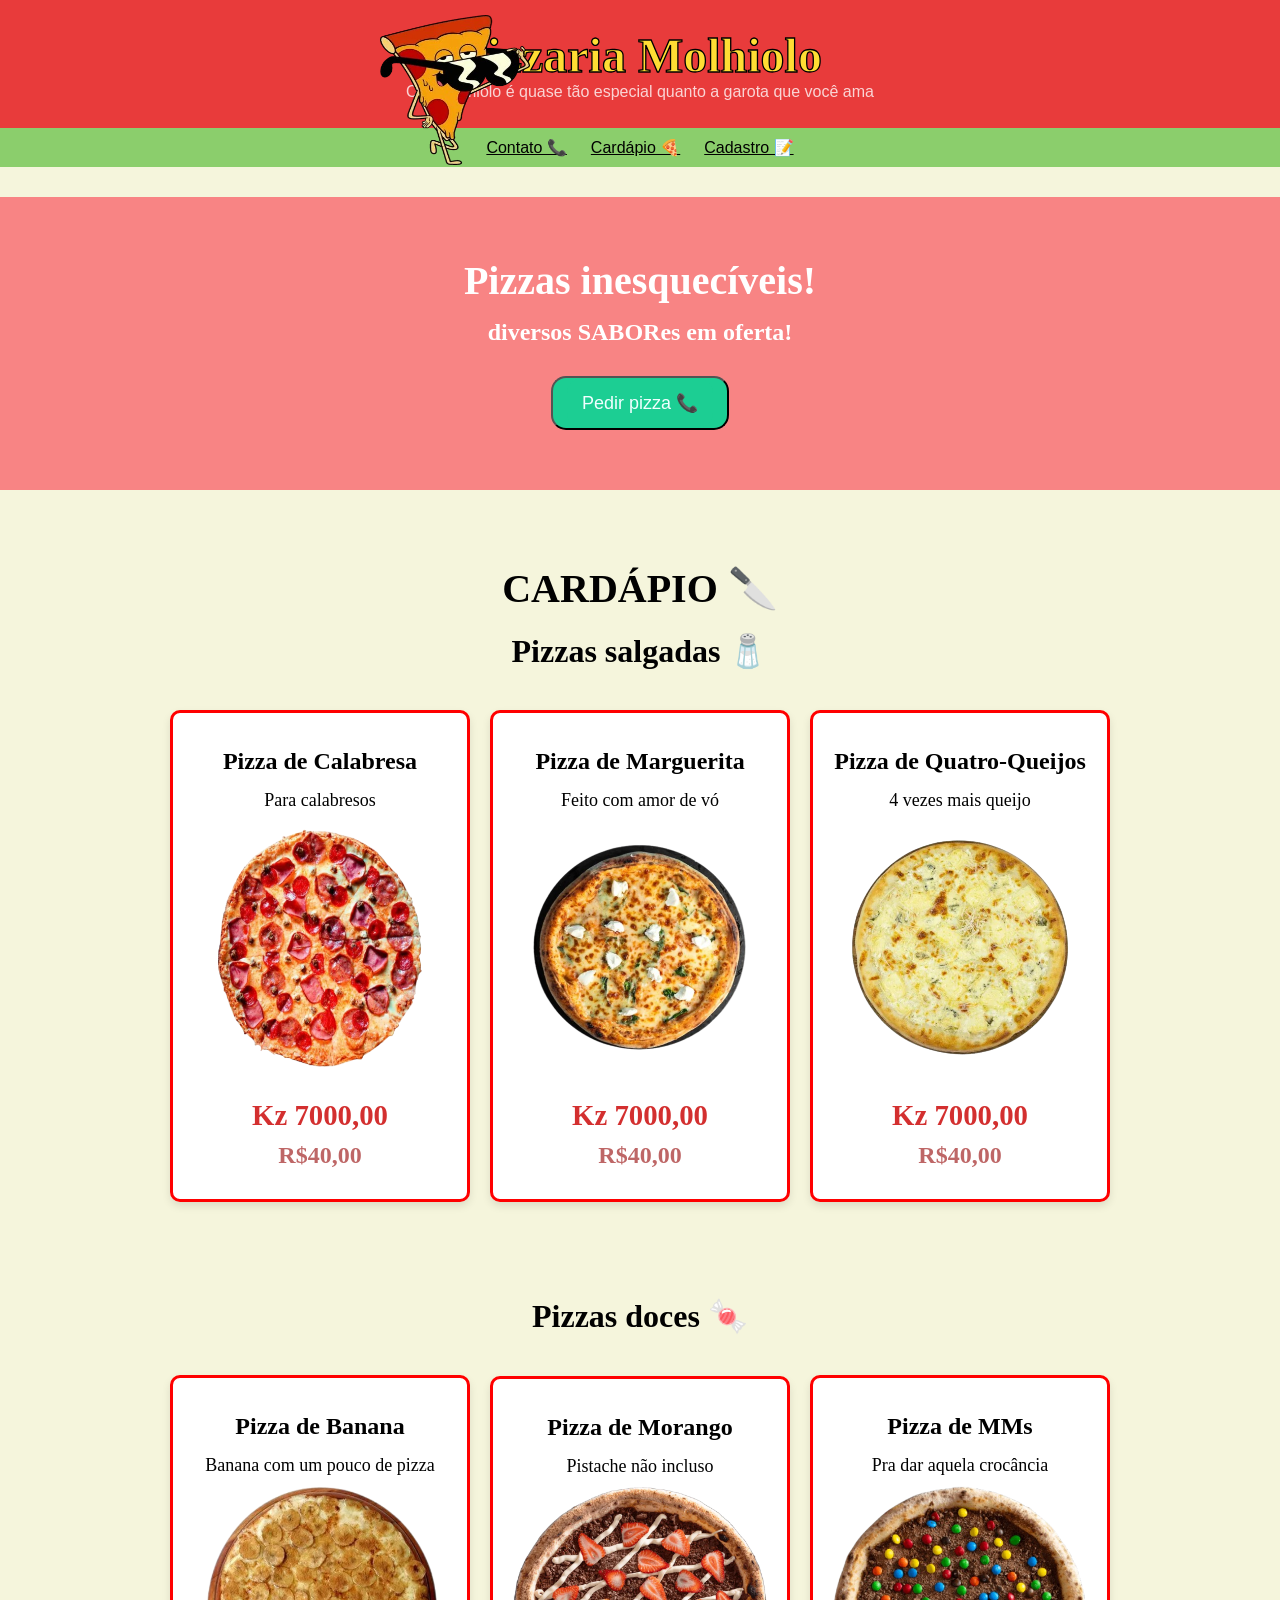
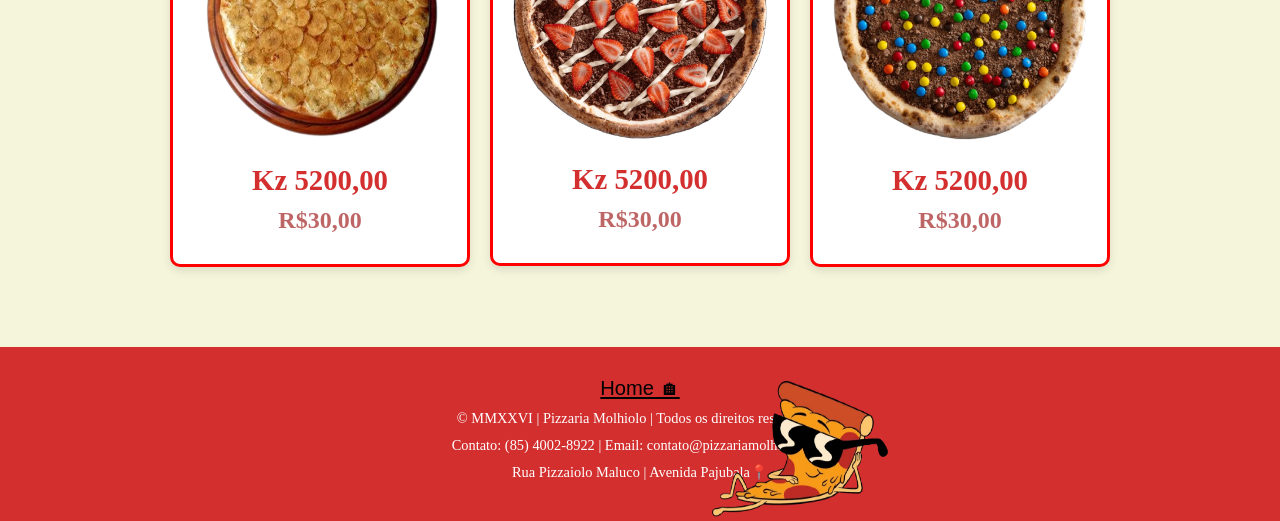
<file: Pizzaria-Molhiolo-main/index.html>
<!DOCTYPE html>
<html lang="PT-br">
<head>
    <meta charset="UTF-8">
    <meta name="viewport" content="width=device-width, initial-scale=1.0">
    <title>Pizzaria Molhiolo</title>
    <link rel="stylesheet" href="CSS/style.css">
</head>
<body>
    <!-- banner -->
     <header id="cabecalho">
        <h2 id="titulo">Pizzaria Molhiolo</h2>
        <img class="steve" src="IMG/steve2.png">

        <p id="subtitulo">Onde o miolo é quase tão especial quanto a garota que você ama</p>
     </header>
    <!-- menu -->
     <nav id="navegacao">
        <span class="menu-item"><a href="http://127.0.0.1:5500/contato.html">Contato 📞</a></span>
        <span class="menu-item"><a href="#anchor">Cardápio 🍕</a></span>
        <span class="menu-item"><a href="http://127.0.0.1:5500/cadastro.html">Cadastro 📝</a></span>
     </nav>
     <main>
    <!-- destaque -->
     <section id="destaque">
      <h2>Pizzas inesquecíveis!</h2>
      <h3>diversos SABORes em oferta!</h3>
      <button class="btn"><a href="http://127.0.0.1:5500/cadastro.html"> Pedir pizza 📞</a></button>
     </section>


    <!-- promocao -->
     <section class="promocao">
      <h1 class="cardapio">CARDÁPIO 🔪</h1>
      <h2 id="anchor">Pizzas salgadas 🧂</h2>
      <div class="produto">
         <p class="nome">Pizza de Calabresa</p>
         <p class="piadinha">Para calabresos</p>
            <a href="http://127.0.0.1:5500/cadastro.html"><img class="calabresa"src="IMG/pizza salgada/calabreso-removebg-preview.png" alt="pizza_calabresa"></a>
         <p class="preco">Kz 7000,00</p>
          <p class="preco2">R$40,00</p>
      </div>
      <div class="produto">
         <p class="nome">Pizza de Marguerita</p>
         <p class="piadinha">Feito com amor de vó</p>
            <a href="http://127.0.0.1:5500/cadastro.html"><img class="marguerita"src="IMG/pizza salgada/marguerita-removebg-preview.png" alt="pizza_marguerita"></a>
         <p class="preco">Kz 7000,00</p>
         <p class="preco2">R$40,00</p>
      </div>
      <div class="produto">
         <p class="nome">Pizza de Quatro-Queijos</p>
         <p class="piadinha">4 vezes mais queijo</p>
             <a href="http://127.0.0.1:5500/cadastro.html"><img class="queijo"src="IMG/pizza salgada/queijos-removebg-preview.png" alt="pizza-quatroqueijos"></a>
         <p class="preco">Kz 7000,00</p>
         <p class="preco2">R$40,00</p>
      </div>
     </section>


    <!-- salgados -->
     <section class="doce">
      <h2>Pizzas doces 🍬</h2>
      <div class="produto">
         <p class="nome">Pizza de Banana</p>
         <p class="piadinha">Banana com um pouco de pizza</p>
             <a href="http://127.0.0.1:5500/cadastro.html"><img src="IMG//pizza doce/banana-removebg-preview.png" alt="pizza_banana"></a>
         <p class="preco">Kz 5200,00</p>
         <p class="preco2">R$30,00</p>
      </div>
      <div class="produto">
         <p class="nome">Pizza de Morango</p>
         <p class="piadinha">Pistache não incluso</p>
             <a href="http://127.0.0.1:5500/cadastro.html"><img src="IMG/pizza doce/morango.webp"alt="pizza_morango"></a>
         <p class="preco">Kz 5200,00</p>
         <p class="preco2">R$30,00</p>
      </div>
      <div class="produto">
         <p class="nome">Pizza de MMs</p>
         <p class="piadinha">Pra dar aquela crocância</p>
             <a href="http://127.0.0.1:5500/cadastro.html"><img src="IMG/pizza doce/mm-removebg-preview.png" alt="pizza_mm"></a>
         <p class="preco">Kz 5200,00</p>
         <p class="preco2">R$30,00</p>
      </div>
    
     </section>
     </main>
    <!-- footer -->
     <footer id="rodape">
      <img class="steve4" src="IMG/steve1.png">
      <span class="menu2-item"><a href="http://127.0.0.1:5500/index.html">Home 🏠︎</a></span>
      <p>&copy; MMXXVI | Pizzaria Molhiolo | Todos os direitos reservados.</p>
      <p>Contato: (85) 4002-8922 | Email: contato@pizzariamolhiolo.com</p>
      <p>Rua Pizzaiolo Maluco | Avenida Pajubala📍</p>
     </footer>
</body>
</html>
<!--Bom dia, boa tarde ou boa noite para quem ver esse comentário, 
abaixo estão as heurísticas de Nielsen que coloquei no site 
e suas localizações:

2. Correspondência com o mundo real:
botões com nome: "cardápio" (ao invés de "menu"); 
                 "contato" (ao invés de "feedback");
                 "cadastro" (ao invés de "sign-in");
além dos emojis de casa, pizza, telefone, etc.

3. Controle e liberdade do usuário:
botões que limpam textos de formulários como os de "contato" e "cadastro";
aba de navegação rápida em cada página que permite fácil regresso;
botão no final da página que leva o usuário ao topo dela mesma.

4. Consistência e padrões:
botões da aba de "navegação" com texto e formas padronizados entre si;
botões dos formulários padronizados entre si 
(ex: botão de limpar texto branco e de cadastrar/enviar avaliação azuis);
pizzas com mesma estrutura no cardápio.

6. Reconhecimento em vez de memorização:
textos de exemplo que ajudam nas abas de "cadastro" e "contato";
emojis nas partes de: "cardápio" (pizza, salgados e doces);
                      "aba de navegação" (casa, telefone, formulário);    

8. Estética e design minimalista:
tentei deixar o site o menos poluído visualmente na medida do possível, 
como nas abas de "cadastro" e "contato", 
sendo a maior poluição as imagens do Steve Pizza.

9. Ajuda o usuário a reconhecer, diagnosticar e recuperar erros:
na aba de "contato": é avisado ao usuário se seu email não segue a forma correta (sem @), 
e não é possível continuar o formulário caso o erro não seja corrigido;
na aba de "cadastro": não é permitido letras na parte de "cpf" (parte opcional),
além da mesma coisa do email nela também.

10. Ajuda e documentação:
seria a aba de "contato" com fácil localização e exemplos nas partes de preencher.


fim.
assinado: Reinaldofduty (o próprio)
turma: 2 ano A
-->
</file>
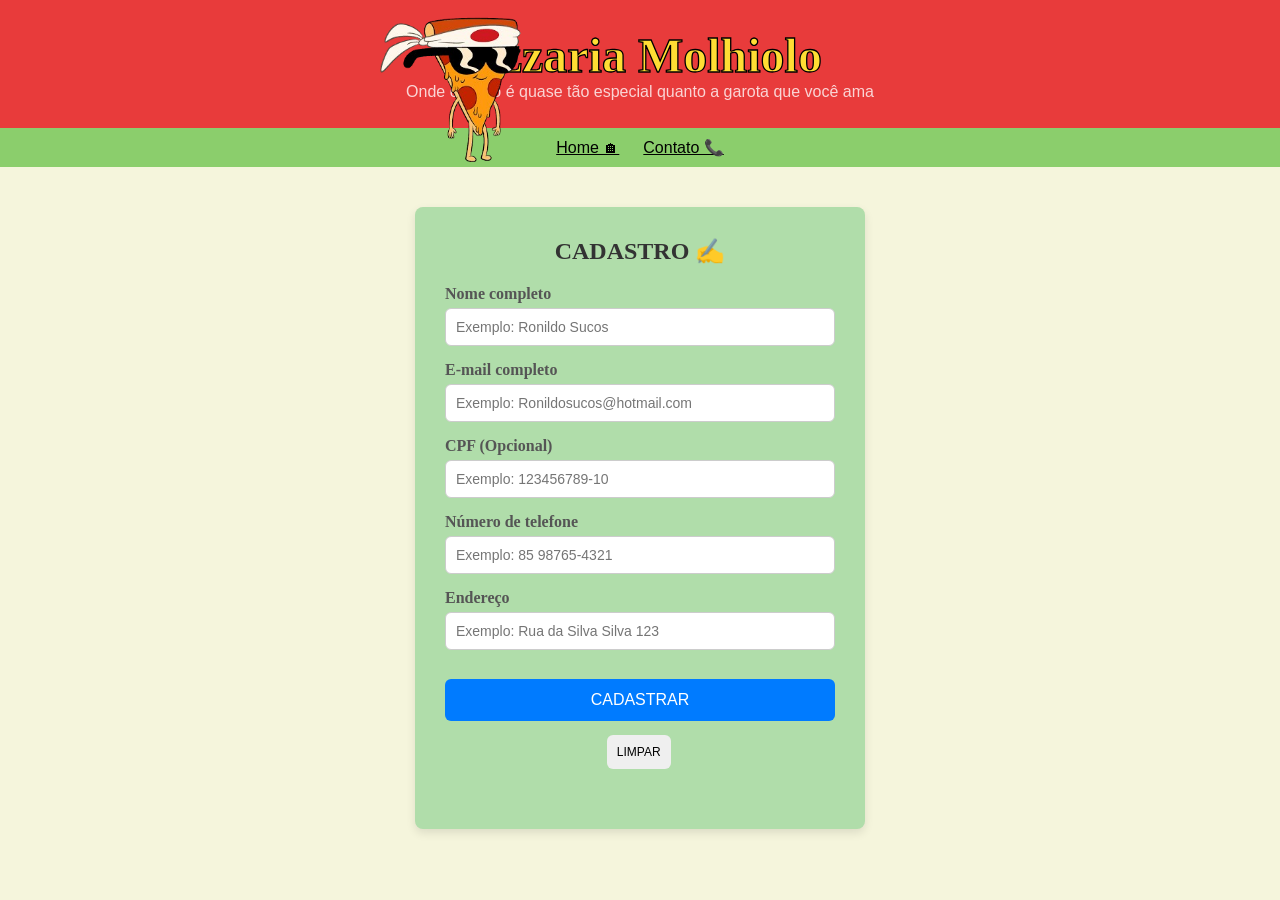
<file: Pizzaria-Molhiolo-main/cadastro.html>
<!DOCTYPE html>
<html lang="pt-BR">
<head>
    <meta charset="UTF-8">
    <meta name="viewport" content="width=device-width, initial-scale=1.0">
    <title>cadastro_pizzariamolhiolo</title>
    <link rel="stylesheet" href="CSS/style2.css">
   <link rel="stylesheet" href="CSS/style.css">
   <link rel="stylesheet" href="CSS/style3.css">
</head>
<body>
    <header id="cabecalho2">
        <h2 id="titulo2">Pizzaria Molhiolo</h2>
        <img class="steve02" src="IMG/download__1_-removebg-preview.png">
        <p id="subtitulo2">Onde o miolo é quase tão especial quanto a garota que você ama</p>
     </header>
    <!-- menu -->
     <nav id="navegacao2">
        <span class="menu3-item"><a href="http://127.0.0.1:5500/index.html">Home 🏠︎</a></span>
        <span class="menu3-item"><a href="http://127.0.0.1:5500/contato.html">Contato 📞</a></span>
     </nav>
     <main>
  <div class="form-container">
    <h2>CADASTRO ✍️</h2>
    <form action="#" method="post">
      <div class="form-group">
        <label for="nome">Nome completo</label>
        <input type="text" placeholder="Exemplo: Ronildo Sucos"  id="nome" name="nome" required maxlength="100">
      </div>
      <div class="form-group">
        <label for="email">E-mail completo</label>
        <input type="email" placeholder="Exemplo: Ronildosucos@hotmail.com" id="email" name="email" required>
      </div>
      <div class="form-group">
        <label for="assunto">CPF (Opcional)</label>
        <input type="number" placeholder="Exemplo: 123456789-10" id="assunto" name="assunto" optional maxlength="11">
      </div>
      <div class="form-group">
        <label for="assunto">Número de telefone</label>
        <input type="text" placeholder="Exemplo: 85 98765-4321" id="assunto" name="assunto" required maxlength="50">
      </div>
      <div class="form-group">
        <label for="assunto">Endereço</label>
        <input type="text" placeholder="Exemplo: Rua da Silva Silva 123" id="assunto" name="assunto" required>
      </div>
      <div class="form-group">
      <div style="margin-bottom: 30px">
      <button type="submit" class="btn-submit">CADASTRAR</button>
      <button type="reset" class="btn-reset">LIMPAR</button>
      </div>
    </form>
  </div>
</body>
</html>
</file>
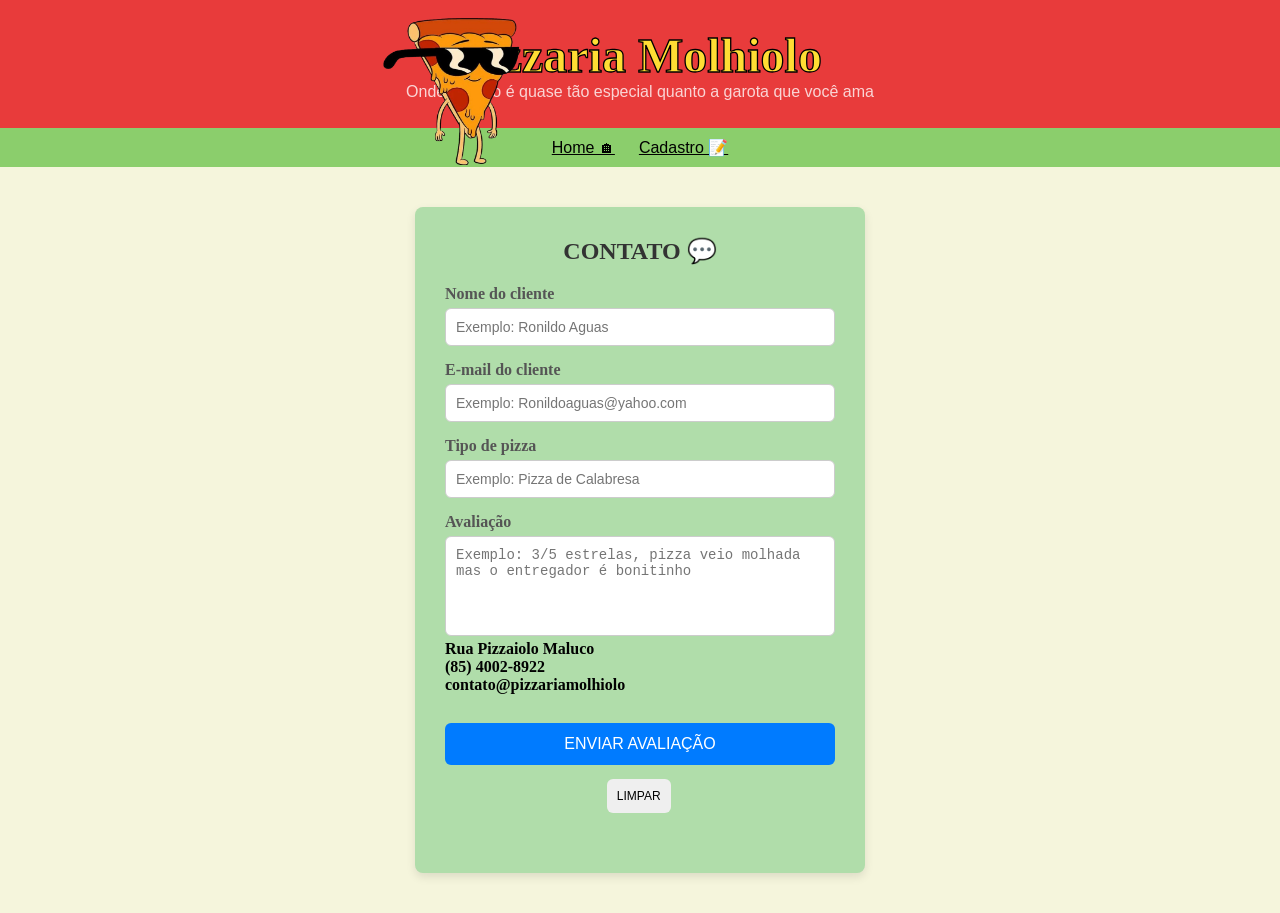
<file: Pizzaria-Molhiolo-main/contato.html>
<!DOCTYPE html>
<html lang="pt-BR">
<head>
  <meta charset="UTF-8">
  <meta name="viewport" content="width=device-width, initial-scale=1.0">
  <title>contato@pizzariamolhiolo.com</title>
  <link rel="stylesheet" href="CSS/style2.css">
  <link rel="stylesheet" href="CSS/style.css">
</head>
<body>
     <header id="cabecalho2">
        <h2 id="titulo2">Pizzaria Molhiolo</h2>
        <img class="steve02" src="IMG/steve3.png">
        <p id="subtitulo2">Onde o miolo é quase tão especial quanto a garota que você ama</p>
     </header>
    <!-- menu -->
     <nav id="navegacao2">
        <span class="menu3-item"><a href="http://127.0.0.1:5500/index.html">Home 🏠︎</a></span>
        <span class="menu3-item"><a href="http://127.0.0.1:5500/cadastro.html">Cadastro 📝</a></span>
     </nav>
     <main>
  <div class="form-container">
    <h2>CONTATO 💬</h2>
    <form action="#" method="post">
      <div class="form-group">
        <label for="nome">Nome do cliente</label>
        <input type="text" placeholder="Exemplo: Ronildo Aguas"  id="nome" name="nome" required>
      </div>
      <div class="form-group">
        <label for="email">E-mail do cliente</label>
        <input type="email" placeholder="Exemplo: Ronildoaguas@yahoo.com" id="email" name="email" required>
      </div>
      <div class="form-group">
        <label for="assunto">Tipo de pizza</label>
        <input type="text" placeholder="Exemplo: Pizza de Calabresa" id="assunto" name="assunto" required>
      </div>
      <div class="form-group">
        <label for="mensagem">Avaliação</label>
        <textarea placeholder="Exemplo: 3/5 estrelas, pizza veio molhada mas o entregador é bonitinho" id="mensagem" name="mensagem" required></textarea>
        <h4>Rua Pizzaiolo Maluco</h4>
        <h4>(85) 4002-8922</h4>
        <h4>contato@pizzariamolhiolo</h4>
      </div>
      <div style="margin-bottom: 30px">
      <button type="submit" class="btn-submit">ENVIAR AVALIAÇÃO</button>
      <button type="reset" class="btn-reset">LIMPAR</button>
      </div>
    </form>
  </div>
</body>
</html>
</file>
<file: Pizzaria-Molhiolo-main/CSS/style.css>
/*seletor universal*/
*{
    margin: 0%;
    padding: 0%;
    box-sizing: border-box;
}

/*seletor de tag*/

body{
    background-color:beige ;
    font-family: 'Times New Roman', Times, serif;
    color: #000000fe;
    text-align: center;
}

#cabecalho{
    text-align: center;
    background-color: #e83b3b;
    color: white;
    padding: 27.5px;
}

#titulo{
    color: rgb(255, 221, 52);
    -webkit-text-stroke: 1.3px rgb(0, 0, 0);
    font-family: 'Times New Roman', Times, serif;
    font-size: 3em;
}

#subtitulo{
    font-family:'Franklin Gothic Medium', 'Arial Narrow', Arial, sans-serif;
    color: rgba(255, 255, 255, 0.786);
}

#navegacao{
    text-align: center;
    width: auto;
    background-color: #8bce6cfe;
}

.menu-item{
    display: inline-block;
    margin: 10px;
}

.menu-item a{
    font-size: 1.0em;
    font-family:'Gill Sans', 'Gill Sans MT', Calibri, 'Trebuchet MS', sans-serif;
    color: #000000fe;
}
.menu-item a:hover{
    color: rgb(0, 0, 0);
    font-size: 1.5em;
    transition: 0.5s;
    cursor: pointer;
}

.menu-item a:active{
    cursor: wait;
}

#destaque{
    background-color: rgb(248, 132, 132);
    color: rgb(255, 255, 255);
    padding: 60px 20px;
    margin: 30px 0;
}

#destaque h2{
    font-size: 2.5em;
    margin-bottom: 15px;
}

#destaque h3{
    font-size: 1.5em;   
    margin-bottom: 30px;
}

.btn {
    padding: 14px;
    font-size: large;
    border-radius: 15px;
    background-color: #1cce93;
    color: azure;
    text-decoration: none;
}

.btn a{
    padding: 15px;
    font-size: large;
    border-radius: 15px;
    background-color: #1cce93;
    color: azure;
    text-decoration: none;
}

.btn a:hover{
    font-size: 1.5em;
    transition: 0.5s;
    cursor: pointer;
    font: bolder;
    text-decoration: none;
}

.btn a:active{
    cursor: wait;
    text-decoration: none;
}

.promocao{
    display: flex;
    flex-wrap: wrap;
    justify-content:center;
    gap: 20px;
    margin: 55px;
    padding: 20px;
}

.promocao h2{
    width: 100%;
    font-size: 2em;
    margin-bottom: 20px;
}

.produto{
    border: solid red 3px;
    border-radius: 10px;
    padding: 20px;
    width: 300px;
    background-color: white;
    box-shadow: 0 4px 8px rgba(0,0,0,0.1);
    transition: transform 0.3s;
    cursor: pointer;
}

.produto :active{
    cursor:wait
}

.piadinha{
    font: bold;
    font-size:large;
}

.produto:hover{
    transform: translateY(-5px);
    box-shadow: 0 8px 16px rgba(0,0,0,0.2);
}

.nome{
    font-size: 1.5em;
    font-weight: bold;
    color: black;
    margin: 15px 0;
}

.preco{
    font-size: 1.8em;
    font-weight: bold;
    color: #d32f2f;
    margin: 10px 0;
}

.preco2{
    font-size: 1.5em;
    font-weight: bold;
    color: #be6666;
    margin: 10px 0;
}


img{
    width: 100%;
    max-width: 400px;
    max-height: 400px;
    border-radius: 8px;
    margin: 10px 0;
}

.doce{
    display: flex;
    flex-wrap: wrap;
    align-items: center;
    justify-content: center;
    gap: 20px;
    margin: 55px;
    padding: 20px;
}

.doce h2{
    width: 100%;
    font-size: 2em;
    margin-bottom: 20px;
}

#rodape{
    background-color: #d32f2f;
    color: white;
    padding: 30px;
    margin-top: 60px;
    text-align: center;
    font-size: 0.9em;
}

.menu2-item{
    display: inline-block;
    margin:0px;
    border: 20px rgb(0, 0, 0);
    padding: -15px;
}

.menu2-item a{
    font-size: 1.4em;
    font-family:'Gill Sans', 'Gill Sans MT', Calibri, 'Trebuchet MS', sans-serif;
    color: #000000fe;
}
.menu2-item a:hover{
    color: rgb(0, 0, 0);
    cursor: pointer;
}

.menu2-item a:active{
    cursor: wait;
}

#rodape p{
    margin: 10px 0;
}

.steve{
    position: absolute;
    top: 5px;
    left: 380px;
    width: 150px;
    height: 150px;

}

.steve4{
    transform: scaleX(-1);
    position:absolute;
    right: 390px;
    top: 1960px;
    width: 180px;
    height: 150px;

}

.cardapio{
    font-size: 2.5em;
    padding: 30px;
    margin: -30px;
}
</file>
<file: Pizzaria-Molhiolo-main/CSS/style2.css>
body{
    display: flex;
    flex-direction: column;
    align-items: center;
    margin: 0;
}

    main{
    display: flex;
    justify-content: center;
    margin-top: 40px, 0;
}


   .form-container {
    text-align: left;
  background: #b0ddaa;
  padding: 30px;
  border-radius: 8px;
  box-shadow: 0 4px 10px rgba(0,0,0,0.1);
  width: 450px;
  margin: 40px;
    }

    .form-container h2 {
      margin-bottom: 20px;
      color: #333;
      text-align: center;
    }

    .form-group {
      margin-bottom: 15px;
    }

    .form-group label {
      display: block;
      margin-bottom: 5px;
      color: #555;
      font-weight: bold;
    }

    .form-group input,
    .form-group textarea {
      width: 100%;
      padding: 10px;
      border: 1px solid #ccc;
      border-radius: 6px;
      font-size: 14px;
    }

    .form-group textarea {
      resize: none;
      height: 100px;
    }

    .form-group input:focus,
    .form-group textarea:focus {
      border-color: #007BFF;
      outline: none;
    }

    .btn-submit {
      width: 100%;
      margin-top: 14px;
      padding: 12px;
      background: #007BFF;
      color: #fff;
      border: none;
      border-radius: 6px;
      font-size: 16px;
      cursor: pointer;
      transition:  0.3s ease;
    }

    .btn-submit:hover {
      background: #0f62bb;
    }

      .btn-reset {
        margin-left: 41.5%;
        margin-top: 14px;
        border-radius: 6px;
        display: flex;
        align-items: center;
      padding: 10px;
      color: #000000;
      border: none;
      font-size: 12px;
      cursor: pointer;
      transition:  0.3s ease;
    }

    .btn-reset:hover {
      cursor: pointer;
      background-color: #ccc;
    }

    .btn-submit:active{
      cursor: wait;
    }

    .menu3-item{
    display: inline-block;
    margin:0px;
    border: 20px rgb(0, 0, 0);
    padding: -15px;
    display: inline-block;
    margin: 10px;
    }

    .menu3-item a{
    font-size: 1.0em;
    font-family:'Gill Sans', 'Gill Sans MT', Calibri, 'Trebuchet MS', sans-serif;
    color: #000000fe;
    }
    .menu3-item a:hover{
    color: rgb(0, 0, 0);
    cursor: pointer;
    color: rgb(0, 0, 0);
    font-size: 1.5em;
    transition: 0.5s;
    }

    .menu3-item a:active{
    cursor: wait;
    }

    #cabecalho2{
    text-align: center;
    background-color: #e83b3b;
    color: white;
    padding: 27.5px;
    width: 100%;
    position: relative;
}

#titulo2{
    color: rgb(255, 221, 52);
    -webkit-text-stroke: 1.3px rgb(0, 0, 0);
    font-family: 'Times New Roman', Times, serif;
    font-size: 3em;
}


#navegacao2{
    text-align: center;
    width: 100%;
    background-color: #8bce6cfe;
}


#subtitulo2{
    font-family:'Franklin Gothic Medium', 'Arial Narrow', Arial, sans-serif;
    color: rgba(255, 255, 255, 0.786);
}

.steve02{
    position:absolute;
    top: 5px;
    left: 380px;
    width: 140px;
    height: 150px;

}
</file>
<file: Pizzaria-Molhiolo-main/CSS/style3.css>
body{
    display: flex;
    flex-direction: column;
    align-items: center;
    margin: 0;
}

    main{
    display: flex;
    justify-content: center;
    margin-top: 40px, 0;
}


   .form-container {
    text-align: left;
  background: #b0ddaa;
  padding: 30px;
  border-radius: 8px;
  box-shadow: 0 4px 10px rgba(0,0,0,0.1);
  width: 450px;
  margin: 40px;
    }

    .form-container h2 {
      margin-bottom: 20px;
      color: #333;
      text-align: center;
    }

    .form-group {
      margin-bottom: 15px;
    }

    .form-group label {
      display: block;
      margin-bottom: 5px;
      color: #555;
      font-weight: bold;
    }

    .form-group input,
    .form-group textarea {
      width: 100%;
      padding: 10px;
      border: 1px solid #ccc;
      border-radius: 6px;
      font-size: 14px;
    }

    .form-group textarea {
      resize: none;
      height: 100px;
    }

    .form-group input:focus,
    .form-group textarea:focus {
      border-color: #007BFF;
      outline: none;
    }

    .btn-submit {
      width: 100%;
      margin-top: 14px;
      padding: 12px;
      background: #007BFF;
      color: #fff;
      border: none;
      border-radius: 6px;
      font-size: 16px;
      cursor: pointer;
      transition:  0.3s ease;
    }

    .btn-submit:hover {
      background: #0f62bb;
    }

      .btn-reset {
        margin-left: 41.5%;
        margin-top: 14px;
        border-radius: 6px;
        display: flex;
        align-items: center;
      padding: 10px;
      color: #000000;
      border: none;
      font-size: 12px;
      cursor: pointer;
      transition:  0.3s ease;
    }

    .btn-reset:hover {
      cursor: pointer;
      background-color: #ccc;
    }

    .btn-submit:active{
      cursor: wait;
    }

    .menu3-item{
    display: inline-block;
    margin:0px;
    border: 20px rgb(0, 0, 0);
    padding: -15px;
    display: inline-block;
    margin: 10px;
    }

    .menu3-item a{
    font-size: 1.0em;
    font-family:'Gill Sans', 'Gill Sans MT', Calibri, 'Trebuchet MS', sans-serif;
    color: #000000fe;
    }
    .menu3-item a:hover{
    color: rgb(0, 0, 0);
    cursor: pointer;
    color: rgb(0, 0, 0);
    font-size: 1.5em;
    transition: 0.5s;
    }

    .menu3-item a:active{
    cursor: wait;
    }

    #cabecalho2{
    text-align: center;
    background-color: #e83b3b;
    color: white;
    padding: 27.5px;
    width: 100%;
    position: relative;
}

#titulo2{
    color: rgb(255, 221, 52);
    -webkit-text-stroke: 1.3px rgb(0, 0, 0);
    font-family: 'Times New Roman', Times, serif;
    font-size: 3em;
}


#navegacao2{
    text-align: center;
    width: 100%;
    background-color: #8bce6cfe;
}


#subtitulo2{
    font-family:'Franklin Gothic Medium', 'Arial Narrow', Arial, sans-serif;
    color: rgba(255, 255, 255, 0.786);
}

.steve02{
    position:absolute;
    top: 5px;
    left: 380px;
    width: 160px;
    height: 150px;

}
</file>
